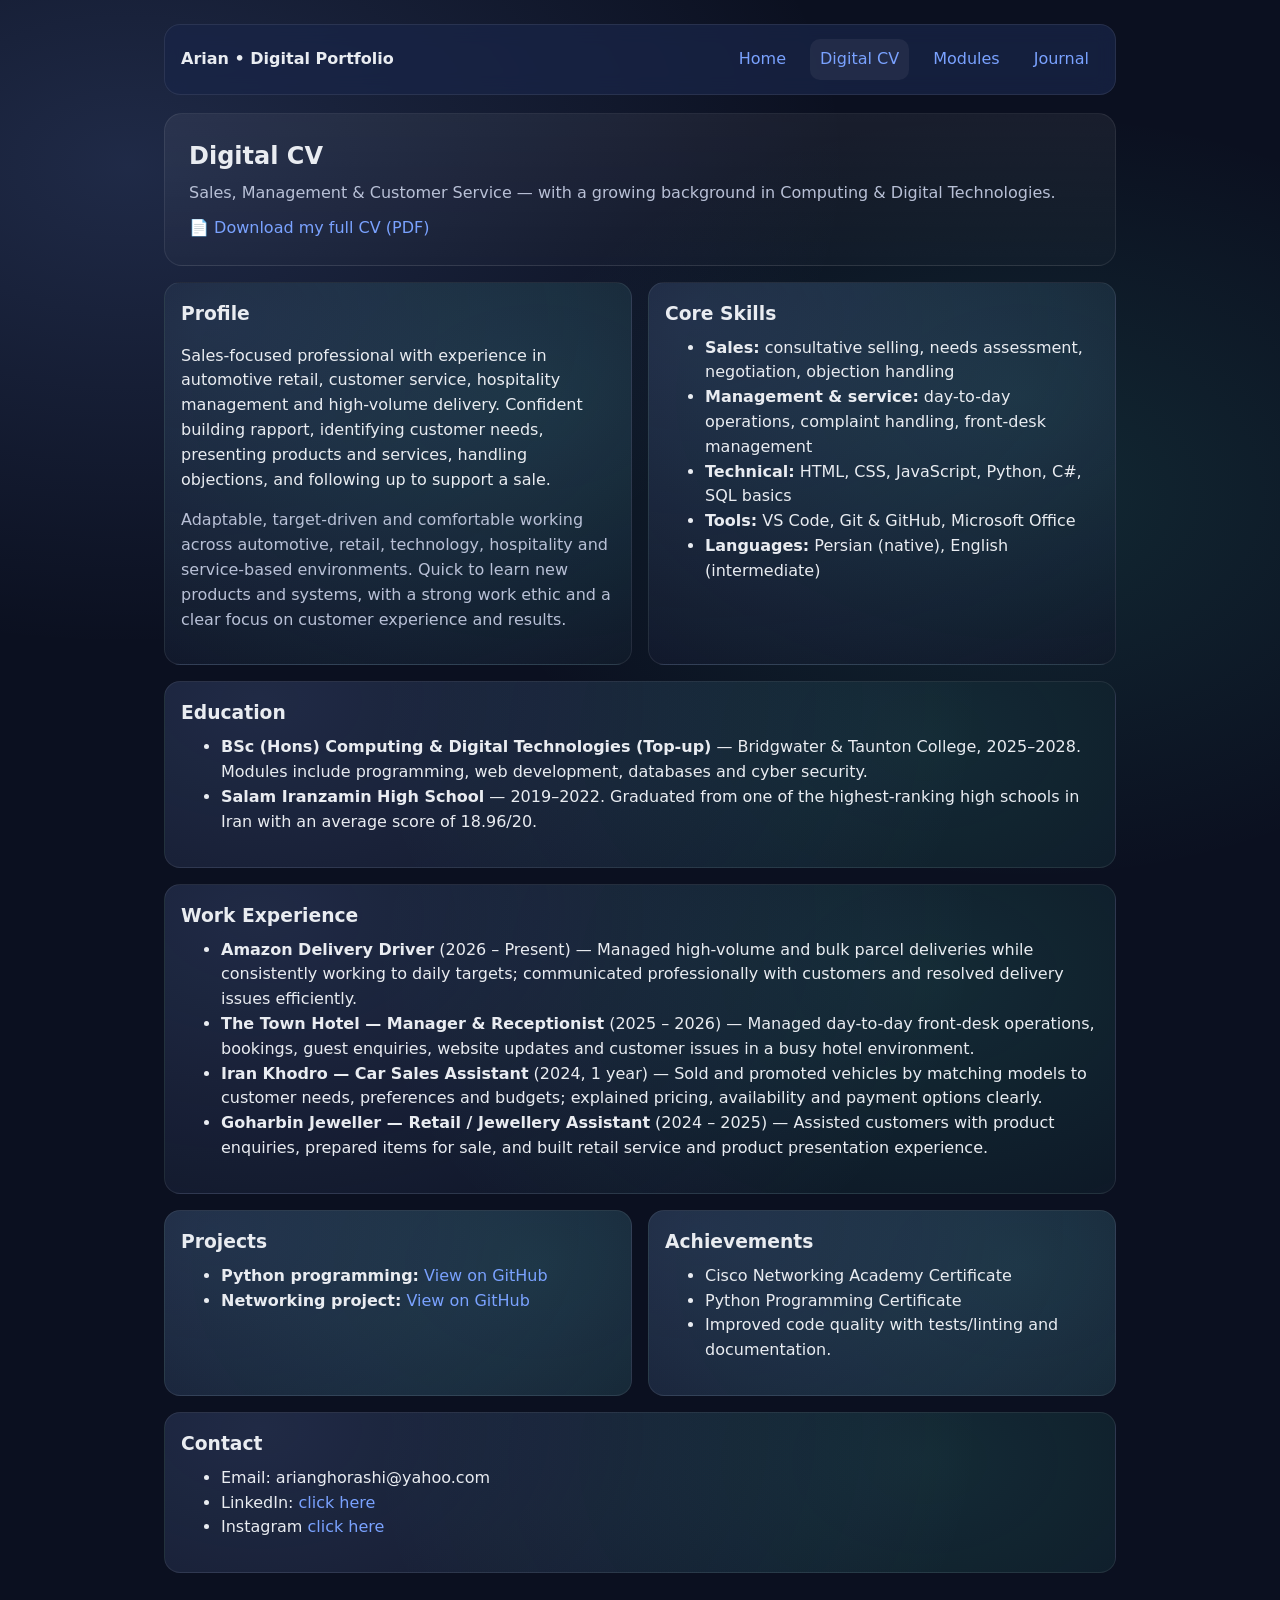
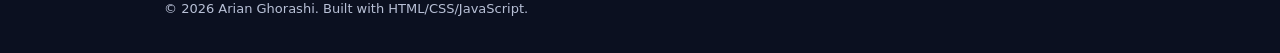
<file: cv.html>
<!doctype html>

<html lang="en">
<head>
  <meta charset="utf-8" />
  <meta name="viewport" content="width=device-width,initial-scale=1" />
  <title>Arian • Digital CV</title>
   <link rel="icon" type="image/png" href="assets/img/icon.png">
  
  <link rel="stylesheet" href="assets/css/style.css" />
</head>
<body>
  
  <div class="container">
    
<nav class="nav">
  <div class="brand">Arian • Digital Portfolio</div>
  <a href="index.html" data-page="index.html">Home</a>
  <a href="cv.html" data-page="cv.html">Digital CV</a>
  <a href="modules.html" data-page="modules.html">Modules</a>
  <a href="journal.html" data-page="journal.html">Journal</a>
</nav>

    
<section class="hero">
  <h1 style="margin:0 0 6px 0">Digital CV</h1>
  <p class="muted" style="margin:0 0 10px 0">Sales, Management & Customer Service — with a growing background in Computing & Digital Technologies.</p>
  <a href="assets/cv/Arian_Ghorashi_CV.pdf" target="_blank" rel="noopener">📄 Download my full CV (PDF)</a>
</section>

<div class="grid">
  <div class="card">
    <h3>Profile</h3>
    <p>Sales-focused professional with experience in automotive retail, customer service, hospitality management and high-volume delivery. Confident building rapport, identifying customer needs, presenting products and services, handling objections, and following up to support a sale.</p>
    <p class="muted">Adaptable, target-driven and comfortable working across automotive, retail, technology, hospitality and service-based environments. Quick to learn new products and systems, with a strong work ethic and a clear focus on customer experience and results.</p>
  </div>
  <div class="card">
    <h3>Core Skills</h3>
    <ul>
      <li><b>Sales:</b> consultative selling, needs assessment, negotiation, objection handling</li>
      <li><b>Management & service:</b> day-to-day operations, complaint handling, front-desk management</li>
      <li><b>Technical:</b> HTML, CSS, JavaScript, Python, C#, SQL basics</li>
      <li><b>Tools:</b> VS Code, Git & GitHub, Microsoft Office</li>
      <li><b>Languages:</b> Persian (native), English (intermediate)</li>
    </ul>
  </div>
</div>

<div class="card" style="margin-top:16px">
  <h3>Education</h3>
  <ul>
    <li><b>BSc (Hons) Computing & Digital Technologies (Top-up)</b> — Bridgwater & Taunton College, 2025–2028. Modules include programming, web development, databases and cyber security.</li>
    <li><b>Salam Iranzamin High School</b> — 2019–2022. Graduated from one of the highest-ranking high schools in Iran with an average score of 18.96/20.</li>
  </ul>
</div>

<div class="card" style="margin-top:16px">
  <h3>Work Experience</h3>
  <ul>
    <li><b>Amazon Delivery Driver</b> (2026 – Present) — Managed high-volume and bulk parcel deliveries while consistently working to daily targets; communicated professionally with customers and resolved delivery issues efficiently.</li>
    <li><b>The Town Hotel — Manager & Receptionist</b> (2025 – 2026) — Managed day-to-day front-desk operations, bookings, guest enquiries, website updates and customer issues in a busy hotel environment.</li>
    <li><b>Iran Khodro — Car Sales Assistant</b> (2024, 1 year) — Sold and promoted vehicles by matching models to customer needs, preferences and budgets; explained pricing, availability and payment options clearly.</li>
    <li><b>Goharbin Jeweller — Retail / Jewellery Assistant</b> (2024 – 2025) — Assisted customers with product enquiries, prepared items for sale, and built retail service and product presentation experience.</li>
  </ul>
</div>

<div class="grid">
  <div class="card">
    <h3>Projects</h3>
    <ul>
      <li><b>Python programming:</b> <a href="https://github.com/Arianwilson/BMI/commit/343e0b55b4a9aed8d61761d82b4ab294558b76c1">View on GitHub</a></li>
      <li><b>Networking project:</b> <a href="https://github.com/Arianwilson/portfolio/blob/main/SCDV44_CW1_GHO2500340_Arian_Ghorashi.pkt">View on GitHub</a></li>
    </ul>
  </div>
  <div class="card">
    <h3>Achievements</h3>
    <ul>
      <li>Cisco Networking Academy Certificate</li>
      <li>Python Programming Certificate</li>
      <li>Improved code quality with tests/linting and documentation.</li>
    </ul>
  </div>
</div>

<div class="card" style="margin-top:16px">
  <h3>Contact</h3>
  <ul>
    <li>Email: arianghorashi@yahoo.com</li>
  
    <li>LinkedIn: <a href="https://linkedin.com/in/arian-ghorashi-b3a40b190/">click here</a></li>
    <li>Instagram <a href="https://www.instagram.com/arian_gho/">click here</a></li>
  </ul>
</div>


    <div class="footer">
      <div>© 2026 Arian Ghorashi. Built with HTML/CSS/JavaScript. </div>
     
    </div>
  </div>
  <script src="assets/js/main.js"></script>
</body>
</html>
</file>
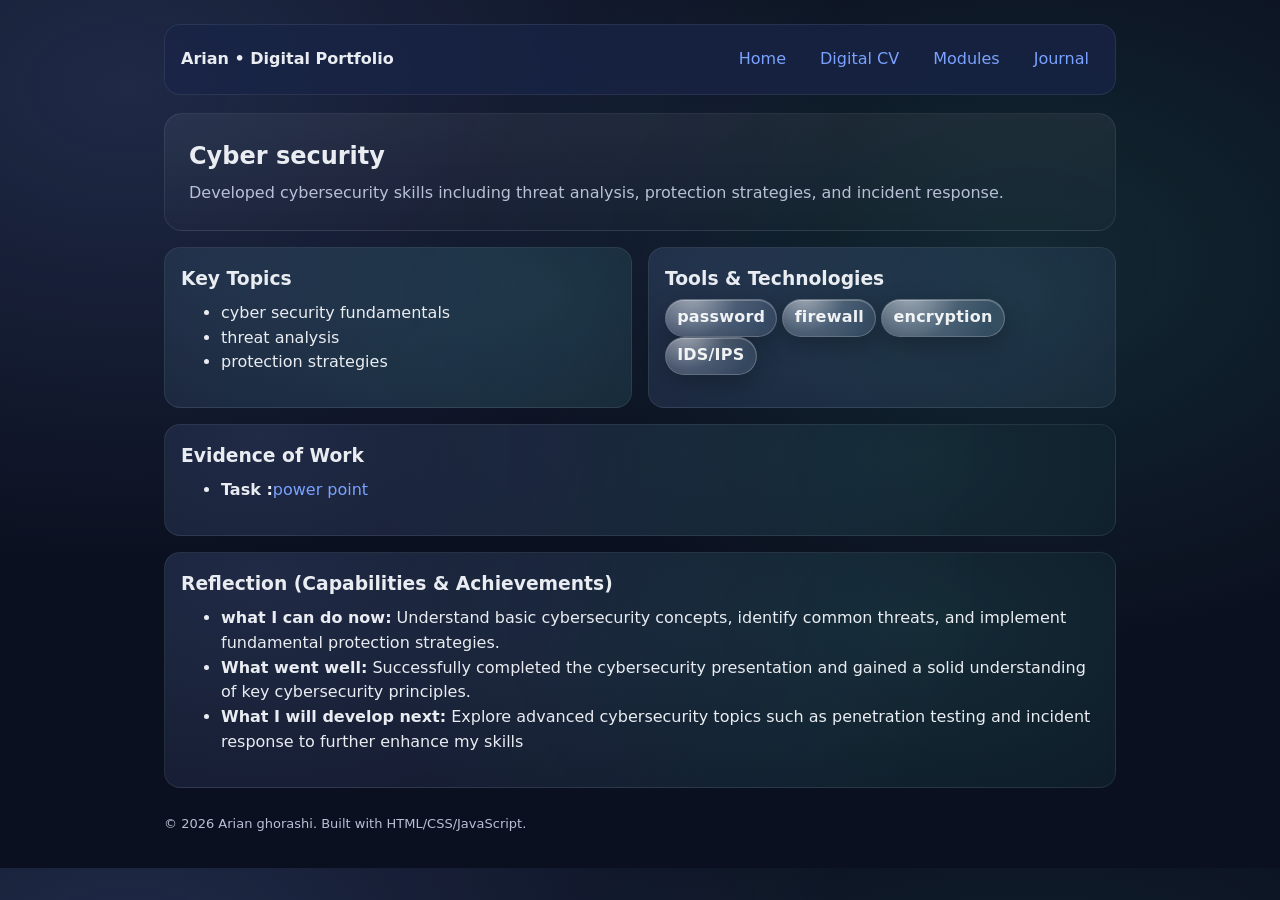
<file: cyber-security.html>
<!DOCTYPE html>
<html lang="en">
<head>
    <meta charset="UTF-8">
    <meta name="viewport" content="width=device-width, initial-scale=1.0">
    <title>Cyber security</title>
    <link rel="stylesheet" href="../assets/css/style.css">
    <link rel="icon" type="image/png" href="../icon.png">
</head>
<body>
    
</body>

<div class="container">
    
<nav class="nav">
  <div class="brand">Arian • Digital Portfolio</div>
  <a href="../index.html" data-page="index.html">Home</a>
  <a href="../cv.html" data-page="cv.html">Digital CV</a>
  <a href="../modules.html" data-page="modules.html">Modules</a>
  <a href="../journal.html" data-page="journal.html">Journal</a>
</nav>

    
<section class="hero">
  <h1 style="margin:0 0 6px 0">Cyber security</h1>
  <p class="muted" style="margin:0">Developed cybersecurity skills including threat analysis, protection strategies, and incident response.</p>
</section>

<div class="grid">
  <div class="card">
    <h3>Key Topics</h3>
    <ul>
    <li>cyber security fundamentals</li>
    <li>threat analysis</li>
    <li>protection strategies</li>


    </ul>
  </div>
  <div class="card">
    <h3>Tools & Technologies</h3>
    <div>
<span>
        <span class="badge">password</span>
        <span class="badge">firewall</span>
        <span class="badge">encryption</span>
        <span class="badge">IDS/IPS</span>
        
</span>
      

      
 
    </div>
  </div>
</div>

<div class="card" style="margin-top:16px">
  <h3>Evidence of Work</h3>
<ul>
    <li><b>Task  :</b><a href="https://ucscollegegroup-my.sharepoint.com/:p:/r/personal/gho25003404_ucscollegegroup_ac_uk/_layouts/15/Doc.aspx?sourcedoc=%7B06CB782A-E422-4AF9-99A7-9454A5DB1404%7D&file=Presentation%20cyber.pptx&action=edit&mobileredirect=true">power point </a></li>
  </ul>


</div>

<div class="card" style="margin-top:16px">
  <h3>Reflection (Capabilities & Achievements)</h3>
  <ul>
    <li><b>what I can do now:</b> Understand basic cybersecurity concepts, identify common threats, and implement fundamental protection strategies.</li>
    <li><b>What went well:</b> Successfully completed the cybersecurity presentation and gained a solid understanding of key cybersecurity principles.</li>
    <li><b>What I will develop next:</b> Explore advanced cybersecurity topics such as penetration testing and incident response to further enhance my skills
  </ul>
</div>


    <div class="footer">
    <div>© 2026 Arian ghorashi. Built with HTML/CSS/JavaScript. </div>

    </div>
  </div>
  <script src="../assets/js/main.js"></script>
</body>
</html>

</html>
</file>
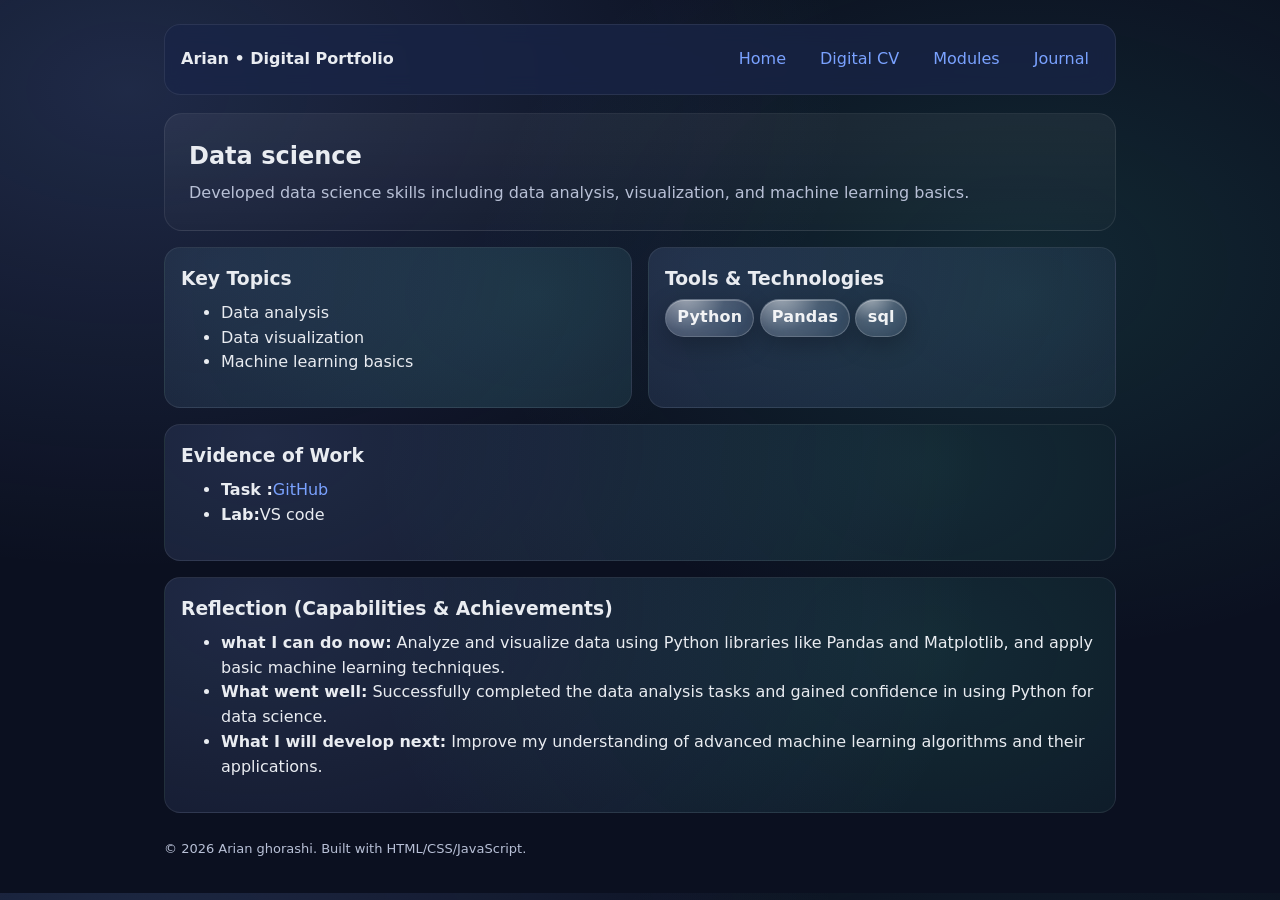
<file: data-science.html>
<!doctype html>
<html lang="en">
<head>
  <meta charset="utf-8" />
  <meta name="viewport" content="width=device-width,initial-scale=1" />
  <title>Module • Data science</title>
   <link rel="icon" type="image/png" href="icon.png">
  <link rel="stylesheet" href="../assets/css/style.css" />
  <link rel="icon" type="image/png" href="../icon.png">
</head>
<body>
  <div class="container">
    
<nav class="nav">
  <div class="brand">Arian • Digital Portfolio</div>
  <a href="../index.html" data-page="index.html">Home</a>
  <a href="../cv.html" data-page="cv.html">Digital CV</a>
  <a href="../modules.html" data-page="modules.html">Modules</a>
  <a href="../journal.html" data-page="journal.html">Journal</a>
</nav>

    
<section class="hero">
  <h1 style="margin:0 0 6px 0">Data science</h1>
  <p class="muted" style="margin:0">Developed data science skills including data analysis, visualization, and machine learning basics.</p>
</section>

<div class="grid">
  <div class="card">
    <h3>Key Topics</h3>
    <ul>
    <li>Data analysis</li>
    <li>Data visualization</li>
    <li>Machine learning basics</li>
    </ul>
  </div>
  <div class="card">
    <h3>Tools & Technologies</h3>
    <div>
      <span class="badge">Python</span>
      <span class="badge">Pandas</span>
      <span class="badge">sql</span>
      

      
 
    </div>
  </div>
</div>

<div class="card" style="margin-top:16px">
  <h3>Evidence of Work</h3>
<ul>
    <li><b>Task  :</b><a href="https://github.com/Arianwilson/data-science/blob/main/panda.ipynb">GitHub </a></li>
    <li><b>Lab:</b>VS code</li>
  </ul>


</div>

<div class="card" style="margin-top:16px">
  <h3>Reflection (Capabilities & Achievements)</h3>
  <ul>
    <li><b>what I can do now:</b> Analyze and visualize data using Python libraries like Pandas and Matplotlib, and apply basic machine learning techniques.</li>
    <li><b>What went well:</b> Successfully completed the data analysis tasks and gained confidence in using Python for data science.</li>
    <li><b>What I will develop next:</b> Improve my understanding of advanced machine learning algorithms and their applications.</li>
  </ul>
</div>


    <div class="footer">
      <div>© 2026 Arian ghorashi. Built with HTML/CSS/JavaScript. </div>

    </div>
  </div>
  <script src="../assets/js/main.js"></script>
</body>
</html>
</file>
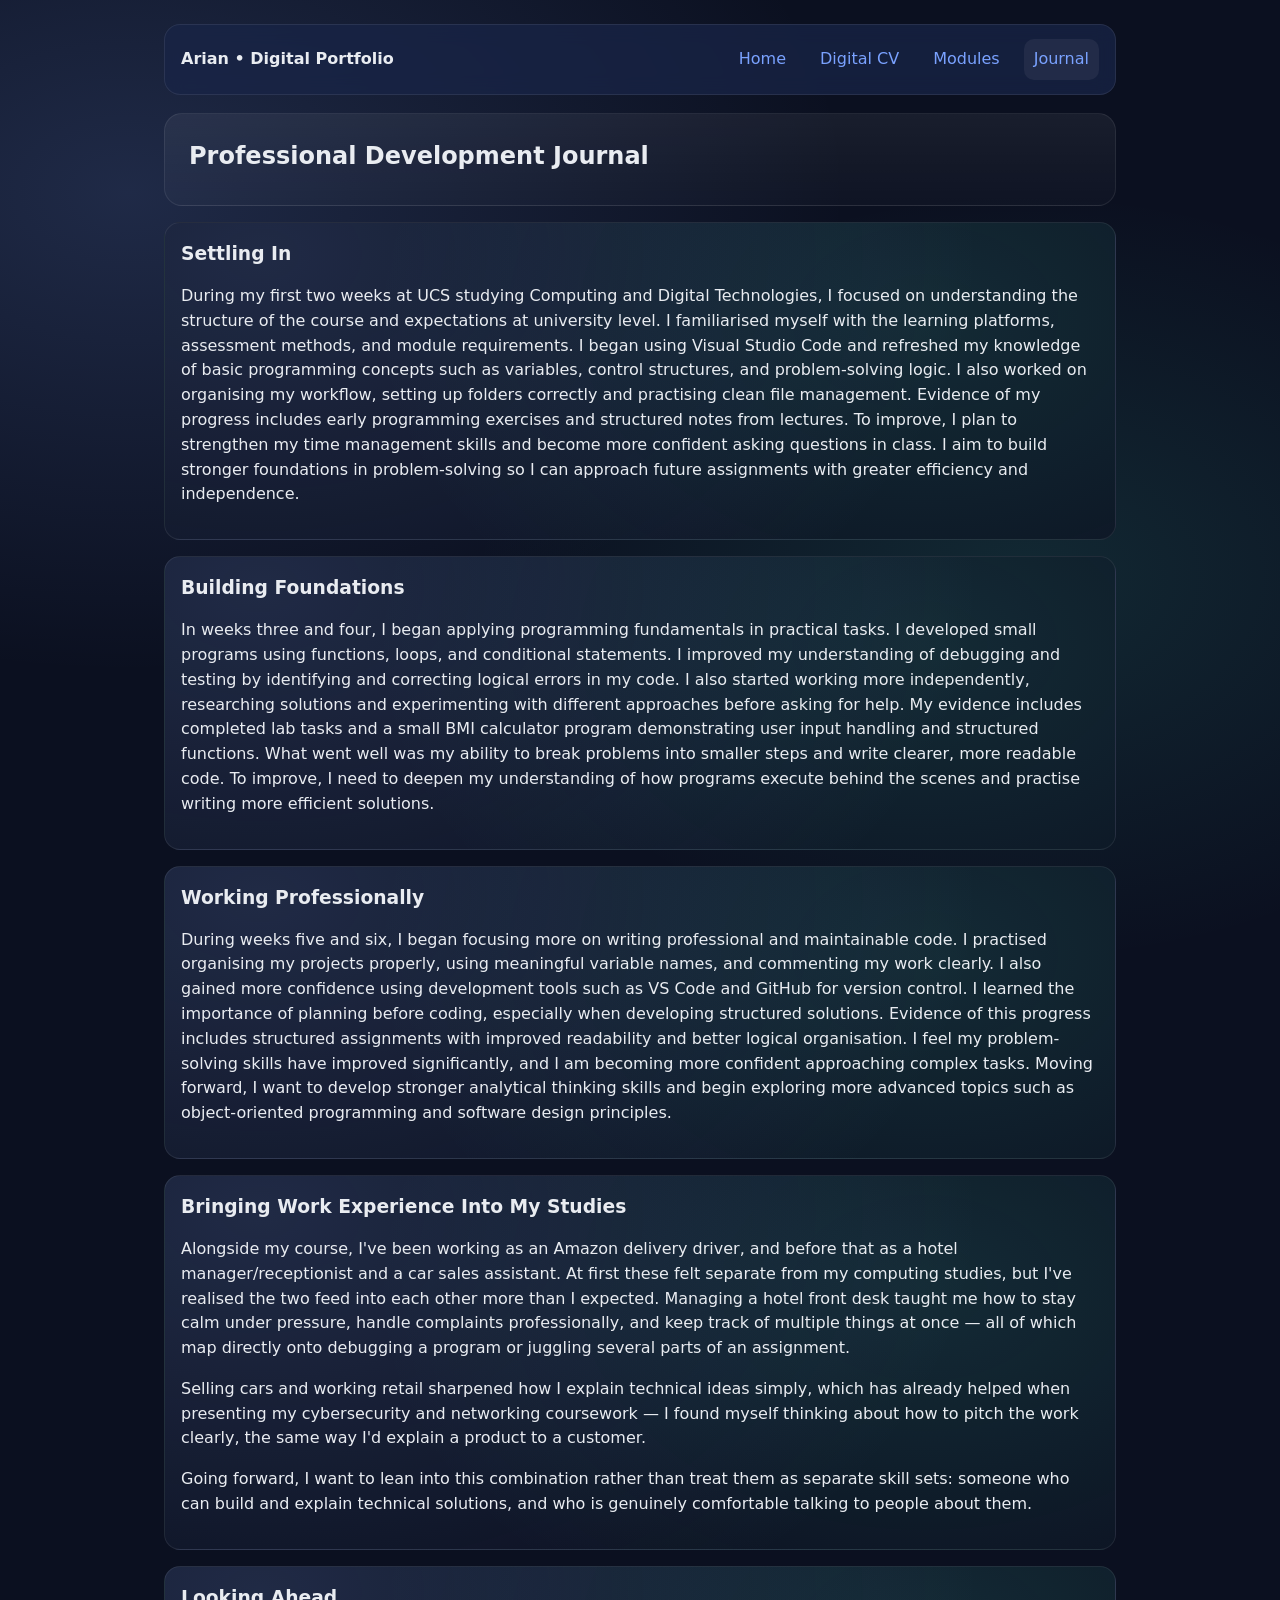
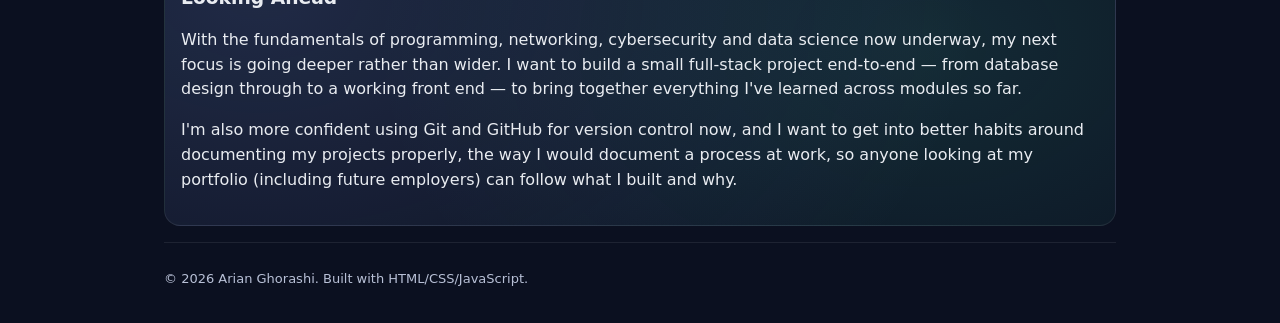
<file: journal.html>
<!doctype html>
<html lang="en">
<head>
  <meta charset="utf-8" />
  <meta name="viewport" content="width=device-width,initial-scale=1" />
  <title>Arian • Journal</title>
   <link rel="icon" type="image/png" href="assets/img/icon.png">
  <link rel="stylesheet" href="assets/css/style.css" />
</head>
<body>
  <div class="container">
    
<nav class="nav">
  <div class="brand">Arian • Digital Portfolio</div>
  <a href="index.html" data-page="index.html">Home</a>
  <a href="cv.html" data-page="cv.html">Digital CV</a>
  <a href="modules.html" data-page="modules.html">Modules</a>
  <a href="journal.html" data-page="journal.html">Journal</a>
</nav>

    
<section class="hero">
  <h1 style="margin:0 0 6px 0">Professional Development Journal</h1>
  
</section>

<div class="card" style="margin-top:16px">
  <h3><b> Settling In</b></h3>
  <p>During my first two weeks at UCS studying Computing and Digital Technologies, I focused on understanding the structure of the course and expectations at university level. I familiarised myself with the learning platforms, assessment methods, and module requirements. I began using Visual Studio Code and refreshed my knowledge of basic programming concepts such as variables, control structures, and problem-solving logic.

I also worked on organising my workflow, setting up folders correctly and practising clean file management. Evidence of my progress includes early programming exercises and structured notes from lectures.

To improve, I plan to strengthen my time management skills and become more confident asking questions in class. I aim to build stronger foundations in problem-solving so I can approach future assignments with greater efficiency and independence.</p>
</div>

<div class="card" style="margin-top:16px">
  <h3> <b>Building Foundations</b> </h3>
  <p>In weeks three and four, I began applying programming fundamentals in practical tasks. I developed small programs using functions, loops, and conditional statements. I improved my understanding of debugging and testing by identifying and correcting logical errors in my code.

I also started working more independently, researching solutions and experimenting with different approaches before asking for help. My evidence includes completed lab tasks and a small BMI calculator program demonstrating user input handling and structured functions.

What went well was my ability to break problems into smaller steps and write clearer, more readable code. To improve, I need to deepen my understanding of how programs execute behind the scenes and practise writing more efficient solutions.</p>
</div>

<div class="card" style="margin-top:16px">
  <h3> <b>Working Professionally</b></h3>
  <p>During weeks five and six, I began focusing more on writing professional and maintainable code. I practised organising my projects properly, using meaningful variable names, and commenting my work clearly. I also gained more confidence using development tools such as VS Code and GitHub for version control.

I learned the importance of planning before coding, especially when developing structured solutions. Evidence of this progress includes structured assignments with improved readability and better logical organisation.

I feel my problem-solving skills have improved significantly, and I am becoming more confident approaching complex tasks. Moving forward, I want to develop stronger analytical thinking skills and begin exploring more advanced topics such as object-oriented programming and software design principles.</p>
</div>

<div class="card" style="margin-top:16px">
  <h3><b>Bringing Work Experience Into My Studies</b></h3>
  <p>Alongside my course, I've been working as an Amazon delivery driver, and before that as a hotel manager/receptionist and a car sales assistant. At first these felt separate from my computing studies, but I've realised the two feed into each other more than I expected. Managing a hotel front desk taught me how to stay calm under pressure, handle complaints professionally, and keep track of multiple things at once — all of which map directly onto debugging a program or juggling several parts of an assignment.</p>

<p>Selling cars and working retail sharpened how I explain technical ideas simply, which has already helped when presenting my cybersecurity and networking coursework — I found myself thinking about how to pitch the work clearly, the same way I'd explain a product to a customer.</p>

<p>Going forward, I want to lean into this combination rather than treat them as separate skill sets: someone who can build and explain technical solutions, and who is genuinely comfortable talking to people about them.</p>
</div>

<div class="card" style="margin-top:16px">
  <h3><b>Looking Ahead</b></h3>
  <p>With the fundamentals of programming, networking, cybersecurity and data science now underway, my next focus is going deeper rather than wider. I want to build a small full-stack project end-to-end — from database design through to a working front end — to bring together everything I've learned across modules so far.</p>

<p>I'm also more confident using Git and GitHub for version control now, and I want to get into better habits around documenting my projects properly, the way I would document a process at work, so anyone looking at my portfolio (including future employers) can follow what I built and why.</p>
</div>

<hr />
  <div class="footer">
    <div>© 2026 Arian Ghorashi. Built with HTML/CSS/JavaScript. </div>
  </div>
  </div>
  <script src="assets/js/main.js"></script>
</body>
</html>
</file>
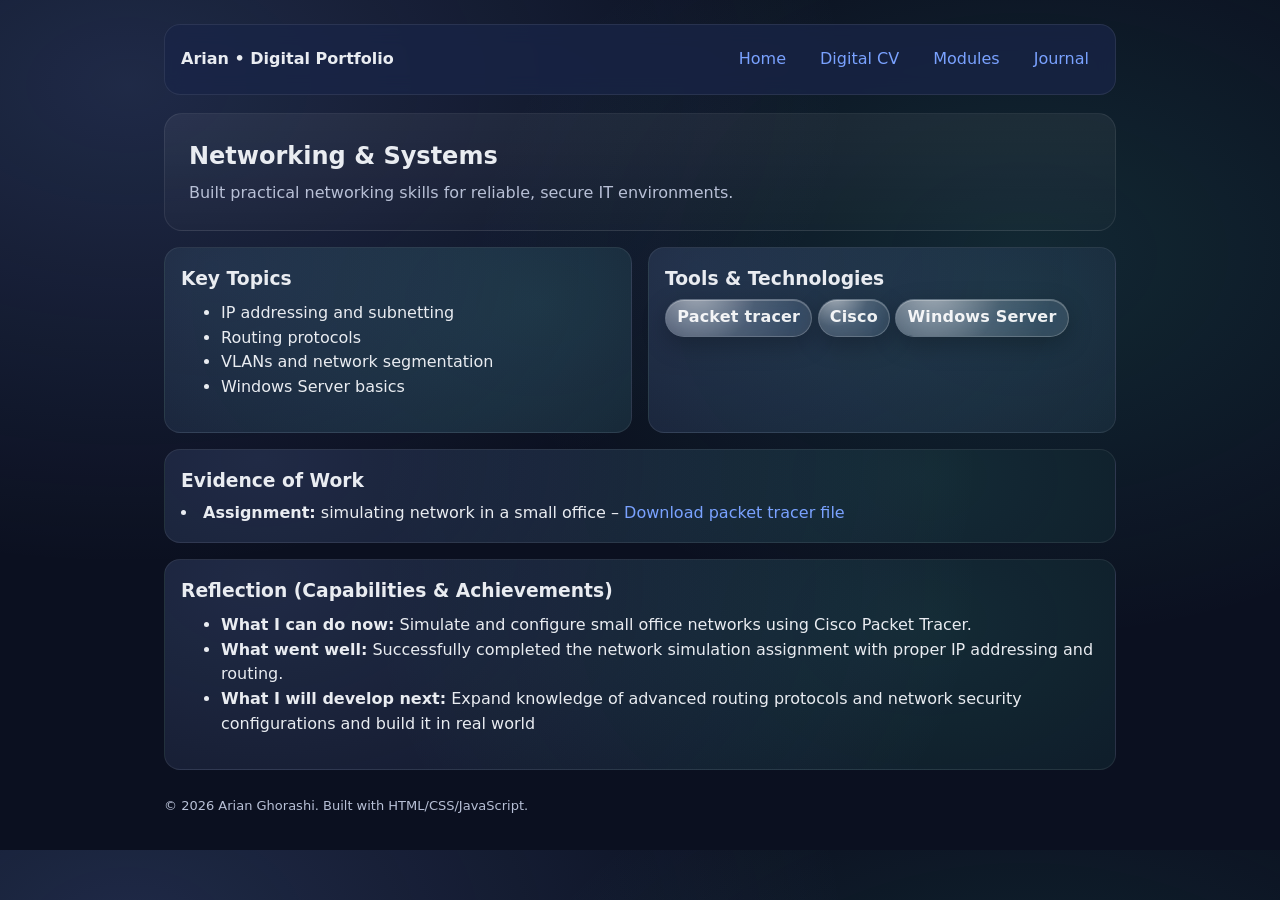
<file: networking-systems.html>
<!doctype html>
<html lang="en">
<head>
  <meta charset="utf-8" />
  <meta name="viewport" content="width=device-width,initial-scale=1" />
  <title>Module • Networking & Systems</title>
  <link rel="icon" type="image/png" href="icon.png">
  <link rel="stylesheet" href="../assets/css/style.css" />
</head>
<body>
  <div class="container">
    
<nav class="nav">
  <div class="brand">Arian • Digital Portfolio</div>
  <a href="../index.html" data-page="index.html">Home</a>
  <a href="../cv.html" data-page="cv.html">Digital CV</a>
  <a href="../modules.html" data-page="modules.html">Modules</a>
  <a href="../journal.html" data-page="journal.html">Journal</a>
</nav>

    
<section class="hero">
  <h1 style="margin:0 0 6px 0">Networking & Systems</h1>
  <p class="muted" style="margin:0">Built practical networking skills for reliable, secure IT environments.</p>
</section>

<div class="grid">
  <div class="card">
    <h3>Key Topics</h3>
    <ul>
      <li>IP addressing and subnetting</li>
      <li>Routing protocols </li>
      <li>VLANs and network segmentation</li>
      <li>Windows Server basics</li>
    </ul>
  </div>
  <div class="card">
    <h3>Tools & Technologies</h3>
    <div>
      <span class="badge">Packet tracer</span>
      <span class="badge">Cisco</span>
      <span class="badge">Windows Server</span>
    </div>
  </div>
</div>

<div class="card" style="margin-top:16px">

  <h3>Evidence of Work</h3>
  
    <li><b> Assignment:</b> simulating network in a small office – <a href="https://ucscollegegroup-my.sharepoint.com/:u:/r/personal/gho25003404_ucscollegegroup_ac_uk/Documents/NETWORKING/SCDV44_CW1_GHO2500340_Arian_Ghorashi.pkt?csf=1&web=1&e=dPSRIt">Download packet tracer file</a></li>

  </ul>

</div>

<div class="card" style="margin-top:16px">
  <h3>Reflection (Capabilities & Achievements)</h3>
  <ul>
    <li><b>What I can do now:</b> Simulate and configure small office networks using Cisco Packet Tracer.</li>
    <li><b>What went well:</b> Successfully completed the network simulation assignment with proper IP addressing and routing.</li>
    <li><b>What I will develop next:</b> Expand knowledge of advanced routing protocols and network security configurations and build it in real world</li>
  </ul>
</div>

    <div class="footer">
      <div>© 2026 Arian Ghorashi. Built with HTML/CSS/JavaScript. </div>
     
    </div>
  </div>
  <script src="../assets/js/main.js"></script>
</body>
</html>
</file>
<file: assets/css/style.css>
:root{
  --bg:#0b1020;
  --card:#121a33;
  --text:#e9ecf1;
  --muted:#b8c0d6;
  --accent:#7aa2ff;
  --border:rgba(255,255,255,.08);
}
*{box-sizing:border-box}
body{
  margin:0;
  font-family: ui-sans-serif, system-ui, -apple-system, Segoe UI, Roboto, Arial, "Apple Color Emoji","Segoe UI Emoji";
  color:var(--text);
  background: radial-gradient(1200px 800px at 10% 10%, rgba(123, 160, 248, 0.18), transparent 60%),
              radial-gradient(1000px 700px at 80% 30%, rgba(68, 218, 188, 0.12), transparent 55%),
              var(--bg);
  line-height:1.55;
}
a{color:var(--accent); text-decoration:none}
a:hover{text-decoration:underline}
.container{max-width:1000px; margin:0 auto; padding:24px}
.nav{
  display:flex; gap:14px; align-items:center; flex-wrap:wrap;
  padding:14px 16px; border:1px solid var(--border); border-radius:16px;
  background: rgba(25, 37, 71, 0.75); backdrop-filter: blur(10px);
}
.nav .brand{font-weight:700; margin-right:auto}
.nav a{padding:8px 10px; border-radius:10px}
.nav a.active, .nav a:hover{background:rgba(255,255,255,.06); text-decoration:none}
.hero{
  margin-top:18px; padding:24px; border-radius:18px;
  border:1px solid var(--border);
  background: linear-gradient(180deg, rgba(255,255,255,.06), rgba(255,255,255,.02));
}

.pic{
  padding:18px; border-radius:14px;
  width: 100%; padding: default; border:1px solid var(--border); background: rgba(0,0,0,.22);
  border-radius:  15px 50px
}
.pic2{

  display: block;
  width: 100%;
  max-width: 1000px;
  margin: 20px auto;
  padding-right: 25px;
  height: auto;
  border-radius: 12px;
}
.photo-row {
  display: flex;
  justify-content: space-between;  /* one left, one right */
  align-items: center;
  margin-top: 20px;
}

.pic3, .pic4 {
  width: 45%;
  max-width: 300px;
  height: auto;
  border-radius: 12px;
}
@media (max-width: 600px) {
  .photo-row {
    flex-direction: column;
    gap: 15px;
  }

  .pic3, .pic4 {
    width: 100%;
  }
}
.grid{display:grid; gap:16px; grid-template-columns: repeat(auto-fit, minmax(240px, 1fr)); margin-top:16px}
.card{
  padding:16px; border-radius:16px; border:1px solid var(--border);
  background:radial-gradient(1200px 800px at 10% 10%, rgba(129, 163, 240, 0.18), transparent 60%),
              radial-gradient(1000px 700px at 80% 30%, rgba(80, 239, 208, 0.12), transparent 55%),
              var(--bg);;
}
.card h3{margin:0 0 6px 0}
small, .muted{color:var(--muted)}
.footer{margin:26px 0 10px; color:var(--muted); font-size:13px}
/* Liquid-glass badge */
.badge{
  display: inline-flex;
  align-items: center;
  gap: .4rem;
  padding: .35rem .7rem;
  border-radius: 999px;

  /* glass */
  background: rgba(255, 255, 255, 0.12);
  border: 1px solid rgba(255, 255, 255, 0.22);

  /* blur behind (Safari needs -webkit-) */
  -webkit-backdrop-filter: blur(12px) saturate(140%);
  backdrop-filter: blur(12px) saturate(140%);

  /* depth */
  box-shadow:
    0 8px 24px rgba(0,0,0,0.25),
    inset 0 1px 0 rgba(255,255,255,0.25);

  color: rgba(255,255,255,0.92);
  font-weight: 600;
  letter-spacing: .2px;

  position: relative;
  overflow: hidden;
  transform: translateZ(0); /* smoother on iOS */
}

/* shiny “liquid” highlight */
.badge::before{
  content: "";
  position: absolute;
  inset: -40% -30%;
  background: radial-gradient(
    circle at 30% 20%,
    rgba(255,255,255,0.55) 0%,
    rgba(255,255,255,0.10) 35%,
    rgba(255,255,255,0.00) 60%
  );
  transform: rotate(12deg);
  pointer-events: none;
}

/* subtle hover */
.badge:hover{
  background: rgba(255,255,255,0.16);
  border-color: rgba(255,255,255,0.30);
  box-shadow:
    0 10px 28px rgba(0,0,0,0.30),
    inset 0 1px 0 rgba(255,255,255,0.30);
}
hr{border:none; border-top:1px solid var(--border); margin:16px 0}
pre{
  padding:12px; border-radius:14px; overflow:auto;
  border:1px solid var(--border); background: rgba(0,0,0,.22);
}
code{font-family: ui-monospace, SFMono-Regular, Menlo, Monaco, Consolas, "Liberation Mono", "Courier New", monospace;}
ul{margin-top:8px}
</file>
